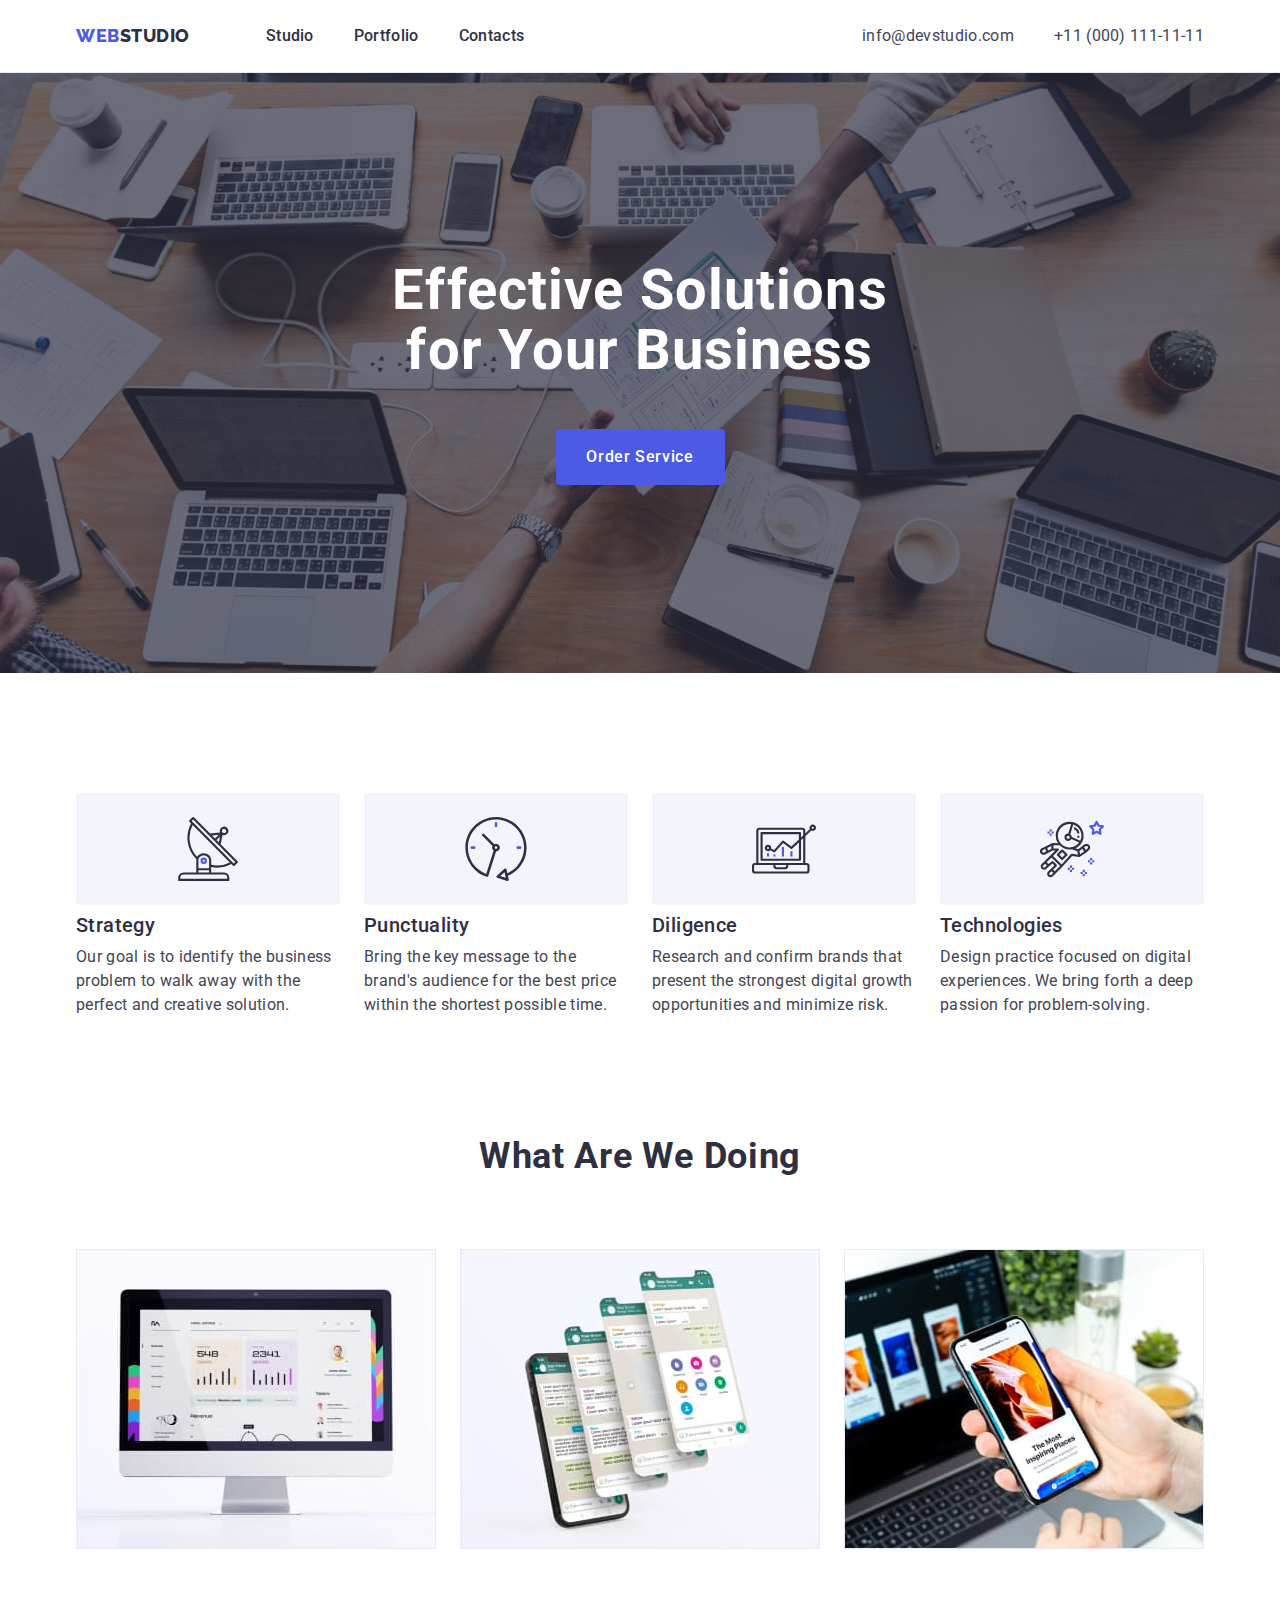
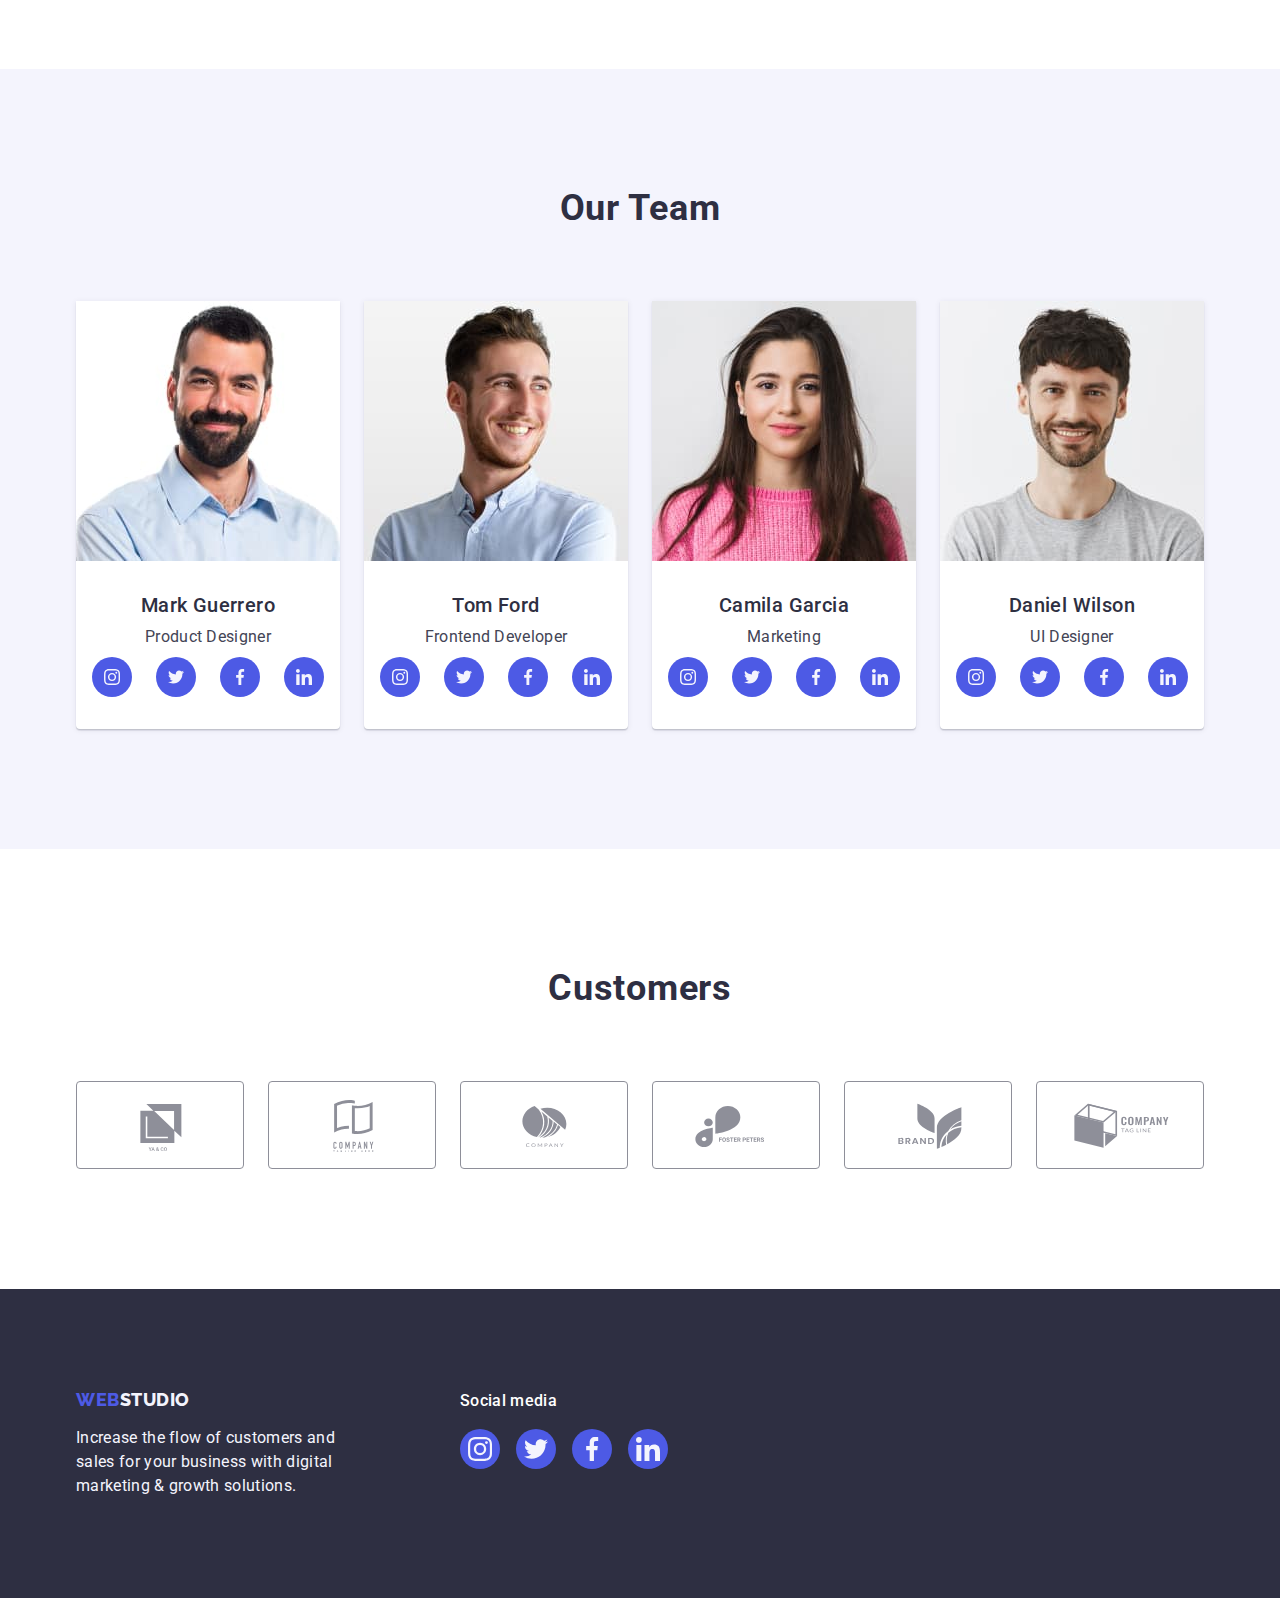
<file: index.html>
<!DOCTYPE html>
<html lang="en">
  <head>
    <meta charset="UTF-8" />
    <meta http-equiv="X-UA-Compatible" content="IE=edge" />
    <meta name="viewport" content="width=device-width, initial-scale=1.0" />
    <title>Web Studio</title>

    <link rel="preconnect" href="https://fonts.googleapis.com" />
    <link rel="preconnect" href="https://fonts.gstatic.com" crossorigin />
    <link
      href="https://fonts.googleapis.com/css2?family=Raleway:wght@800&family=Roboto:wght@400;500;700;900&display=swap"
      rel="stylesheet"
    />
    <link
      rel="stylesheet"
      href="https://cdnjs.cloudflare.com/ajax/libs/modern-normalize/1.0.0/modern-normalize.min.css"
    />
    <link rel="stylesheet" href="./css/styles.css" />
  </head>

  <body>
    <!-- Хедер -->
    <header class="header">
      <div class="container header-container">
        <!-- Навігація сайту -->
        <nav class="navigation">
          <a href="./index.html" class="logo link"
            >Web<span class="header-logo-span">Studio</span></a
          >
          <ul class="nav-list list">
            <li class="nav-list-item">
              <a href="./index.html" class="nav-list-link link">Studio</a>
            </li>

            <li class="nav-list-item">
              <a href="./portfolio.html" class="nav-list-link link"
                >Portfolio</a
              >
            </li>

            <li class="nav-list-item">
              <a href="" class="nav-list-link link">Contacts</a>
            </li>
          </ul>
        </nav>
        <!-- Контакти для зв'язку -->
        <address class="address">
          <ul class="address-list list">
            <li class="email">
              <a href="mailto:info@devstudio.com" class="address-link link"
                >info@devstudio.com</a
              >
            </li>

            <li class="phone">
              <a href="tel:+110001111111" class="address-link link"
                >+11 (000) 111-11-11</a
              >
            </li>
          </ul>
        </address>
      </div>
    </header>

    <!-- Мейн -->
    <main class="main">
      <!-- Hero -->
      <section class="hero hero-overlay">
        <div class="container hero-container">
          <h1 class="hero-title">Effective Solutions for Your Business</h1>
          <button type="button" class="title-btn btn">Order Service</button>
        </div>
      </section>

      <!-- Features -->
      <section class="features section">
        <div class="container">
          <h2 class="visually-hidden">Features</h2>
          <ul class="features-list list">
            <li class="features-list-item">
              <div class="features-icon-box">
                <svg class="features-icon" width="64" height="64">
                  <use href="./images/icons.svg#icon-antenna"></use>
                </svg>
              </div>
              <h3 class="features-list-title">Strategy</h3>
              <p class="features-list-text">
                Our goal is to identify the business problem to walk away with
                the perfect and creative solution.
              </p>
            </li>

            <li class="features-list-item">
              <div class="features-icon-box">
                <svg class="features-icon" width="64" height="64">
                  <use href="./images/icons.svg#icon-clock"></use>
                </svg>
              </div>
              <h3 class="features-list-title">Punctuality</h3>
              <p class="features-list-text">
                Bring the key message to the brand's audience for the best price
                within the shortest possible time.
              </p>
            </li>

            <li class="features-list-item">
              <div class="features-icon-box">
                <svg class="features-icon" width="64" height="64">
                  <use href="./images/icons.svg#icon-diagram"></use>
                </svg>
              </div>
              <h3 class="features-list-title">Diligence</h3>
              <p class="features-list-text">
                Research and confirm brands that present the strongest digital
                growth opportunities and minimize risk.
              </p>
            </li>

            <li class="features-list-item">
              <div class="features-icon-box">
                <svg class="features-icon" width="64" height="64">
                  <use href="./images/icons.svg#icon-astronaut"></use>
                </svg>
              </div>
              <h3 class="features-list-title">Technologies</h3>
              <p class="features-list-text">
                Design practice focused on digital experiences. We bring forth a
                deep passion for problem-solving.
              </p>
            </li>
          </ul>
        </div>
      </section>

      <!-- Секція зображень: чим ми займаємось -->
      <section class="gallery section">
        <div class="container">
          <h2 class="gallery-caption">What are we doing</h2>
          <ul class="gallery-list list">
            <li class="gallery-list-item">
              <img
                src="./images/img1.jpg"
                alt="PC Screen"
                width="360"
                height="300"
              />
            </li>

            <li class="gallery-list-item">
              <img
                src="./images/img2.jpg"
                alt="Smartphone Screens"
                width="360"
                height="300"
              />
            </li>

            <li class="gallery-list-item">
              <img
                src="./images/img3.jpg"
                alt="Smartphone"
                width="360"
                height="300"
              />
            </li>
          </ul>
        </div>
      </section>

      <!-- Секція з фото команди -->
      <section class="team-gallery section">
        <div class="container">
          <h2 class="team-gallery-caption">Our Team</h2>
          <ul class="team-list list">
            <li class="team-list-item">
              <img
                src="./images/Mark.jpg"
                alt="Mark"
                width="264"
                height="260"
              />
              <div class="team-card-text-wrapper">
                <h3 class="team-list-caption">Mark Guerrero</h3>
                <p class="team-list-text">Product Designer</p>
                <ul class="team-soc-list list">
                  <li class="team-soc-item">
                    <a
                      href=""
                      class="team-soc-link link"
                      target="_blank"
                      rel="noopener noreferrer"
                      ><svg class="team-soc-icon" width="16" height="16">
                        <use href="./images/icons.svg#icon-instagram"></use>
                      </svg>
                    </a>
                  </li>
                  <li class="team-soc-item">
                    <a
                      href=""
                      class="team-soc-link link"
                      target="_blank"
                      rel="noopener noreferrer"
                      ><svg class="team-soc-icon" width="16" height="16">
                        <use href="./images/icons.svg#icon-twitter"></use>
                      </svg>
                    </a>
                  </li>
                  <li class="team-soc-item">
                    <a
                      href=""
                      class="team-soc-link link"
                      target="_blank"
                      rel="noopener noreferrer"
                      ><svg class="team-soc-icon" width="16" height="16">
                        <use href="./images/icons.svg#icon-facebook"></use>
                      </svg>
                    </a>
                  </li>
                  <li class="team-soc-item">
                    <a
                      href=""
                      class="team-soc-link link"
                      target="_blank"
                      rel="noopener noreferrer"
                      ><svg class="team-soc-icon" width="16" height="16">
                        <use href="./images/icons.svg#icon-linkedin"></use>
                      </svg>
                    </a>
                  </li>
                </ul>
              </div>
            </li>

            <li class="team-list-item">
              <img src="./images/Tom.jpg" alt="Tom" width="264" height="260" />
              <div class="team-card-text-wrapper">
                <h3 class="team-list-caption">Tom Ford</h3>
                <p class="team-list-text">Frontend Developer</p>
                <ul class="team-soc-list list">
                  <li class="team-soc-item">
                    <a
                      href=""
                      class="team-soc-link link"
                      target="_blank"
                      rel="noopener noreferrer"
                      ><svg class="team-soc-icon" width="16" height="16">
                        <use href="./images/icons.svg#icon-instagram"></use>
                      </svg>
                    </a>
                  </li>
                  <li class="team-soc-item">
                    <a
                      href=""
                      class="team-soc-link link"
                      target="_blank"
                      rel="noopener noreferrer"
                      ><svg class="team-soc-icon" width="16" height="16">
                        <use href="./images/icons.svg#icon-twitter"></use>
                      </svg>
                    </a>
                  </li>
                  <li class="team-soc-item">
                    <a
                      href=""
                      class="team-soc-link link"
                      target="_blank"
                      rel="noopener noreferrer"
                      ><svg class="team-soc-icon" width="16" height="16">
                        <use href="./images/icons.svg#icon-facebook"></use>
                      </svg>
                    </a>
                  </li>
                  <li class="team-soc-item">
                    <a
                      href=""
                      class="team-soc-link link"
                      target="_blank"
                      rel="noopener noreferrer"
                      ><svg class="team-soc-icon" width="16" height="16">
                        <use href="./images/icons.svg#icon-linkedin"></use>
                      </svg>
                    </a>
                  </li>
                </ul>
              </div>
            </li>

            <li class="team-list-item">
              <img
                src="./images/Camila.jpg"
                alt="Camila"
                width="264"
                height="260"
              />
              <div class="team-card-text-wrapper">
                <h3 class="team-list-caption">Camila Garcia</h3>
                <p class="team-list-text">Marketing</p>
                <ul class="team-soc-list list">
                  <li class="team-soc-item">
                    <a
                      href=""
                      class="team-soc-link link"
                      target="_blank"
                      rel="noopener noreferrer"
                      ><svg class="team-soc-icon" width="16" height="16">
                        <use href="./images/icons.svg#icon-instagram"></use>
                      </svg>
                    </a>
                  </li>
                  <li class="team-soc-item">
                    <a
                      href=""
                      class="team-soc-link link"
                      target="_blank"
                      rel="noopener noreferrer"
                      ><svg class="team-soc-icon" width="16" height="16">
                        <use href="./images/icons.svg#icon-twitter"></use>
                      </svg>
                    </a>
                  </li>
                  <li class="team-soc-item">
                    <a
                      href=""
                      class="team-soc-link link"
                      target="_blank"
                      rel="noopener noreferrer"
                      ><svg class="team-soc-icon" width="16" height="16">
                        <use href="./images/icons.svg#icon-facebook"></use>
                      </svg>
                    </a>
                  </li>
                  <li class="team-soc-item">
                    <a
                      href=""
                      class="team-soc-link link"
                      target="_blank"
                      rel="noopener noreferrer"
                      ><svg class="team-soc-icon" width="16" height="16">
                        <use href="./images/icons.svg#icon-linkedin"></use>
                      </svg>
                    </a>
                  </li>
                </ul>
              </div>
            </li>

            <li class="team-list-item">
              <img
                src="./images/Daniel.jpg"
                alt="Daniel"
                width="264"
                height="260"
              />
              <div class="team-card-text-wrapper">
                <h3 class="team-list-caption">Daniel Wilson</h3>
                <p class="team-list-text">UI Designer</p>
                <ul class="team-soc-list list">
                  <li class="team-soc-item">
                    <a
                      href=""
                      class="team-soc-link link"
                      target="_blank"
                      rel="noopener noreferrer"
                      ><svg class="team-soc-icon" width="16" height="16">
                        <use href="./images/icons.svg#icon-instagram"></use>
                      </svg>
                    </a>
                  </li>
                  <li class="team-soc-item">
                    <a
                      href=""
                      class="team-soc-link link"
                      target="_blank"
                      rel="noopener noreferrer"
                      ><svg class="team-soc-icon" width="16" height="16">
                        <use href="./images/icons.svg#icon-twitter"></use>
                      </svg>
                    </a>
                  </li>
                  <li class="team-soc-item">
                    <a
                      href=""
                      class="team-soc-link link"
                      target="_blank"
                      rel="noopener noreferrer"
                      ><svg class="team-soc-icon" width="16" height="16">
                        <use href="./images/icons.svg#icon-facebook"></use>
                      </svg>
                    </a>
                  </li>
                  <li class="team-soc-item">
                    <a
                      href=""
                      class="team-soc-link link"
                      target="_blank"
                      rel="noopener noreferrer"
                      ><svg class="team-soc-icon" width="16" height="16">
                        <use href="./images/icons.svg#icon-linkedin"></use>
                      </svg>
                    </a>
                  </li>
                </ul>
              </div>
            </li>
          </ul>
        </div>
      </section>

      <!-- Секція: наші клієнти -->
      <section class="customers section">
        <div class="container">
          <h2 class="customers-caption">Customers</h2>
          <ul class="customers-list list">
            <li class="customers-item">
              <a href="" class="customers-link link">
                <svg class="customers-icon" width="104" height="56">
                  <use href="./images/icons.svg#icon-comp1"></use>
                </svg>
              </a>
            </li>

            <li class="customers-item">
              <a href="" class="customers-link link">
                <svg class="customers-icon" width="104" height="56">
                  <use href="./images/icons.svg#icon-comp2"></use>
                </svg>
              </a>
            </li>

            <li class="customers-item">
              <a href="" class="customers-link link">
                <svg class="customers-icon" width="104" height="56">
                  <use href="./images/icons.svg#icon-comp3"></use>
                </svg>
              </a>
            </li>

            <li class="customers-item">
              <a href="" class="customers-link link">
                <svg class="customers-icon" width="104" height="56">
                  <use href="./images/icons.svg#icon-comp4"></use>
                </svg>
              </a>
            </li>

            <li class="customers-item">
              <a href="" class="customers-link link">
                <svg class="customers-icon" width="104" height="56">
                  <use href="./images/icons.svg#icon-comp5"></use>
                </svg>
              </a>
            </li>

            <li class="customers-item">
              <a href="" class="customers-link link">
                <svg class="customers-icon" width="104" height="56">
                  <use href="./images/icons.svg#icon-comp6"></use>
                </svg>
              </a>
            </li>
          </ul>
        </div>
      </section>
    </main>

    <!-- Футер -->
    <footer class="footer">
      <div class="footer-container container">
        <div class="footer-text-container">
          <a href="./index.html" class="footer-logo-link logo link"
            >Web<span class="footer-logo-span">Studio</span></a
          >
          <p class="footer-text">
            Increase the flow of customers and sales for your business with
            digital marketing & growth solutions.
          </p>
        </div>
        <div class="footer-soc-container">
          <p class="footer-soc-caption">Social media</p>
          <ul class="footer-soc-list list">
            <li class="footer-soc-item">
              <a href="" class="footer-soc-link link">
                <svg class="footer-soc-icon" width="24" height="24">
                  <use href="./images/icons.svg#icon-instagram"></use>
                </svg>
              </a>
            </li>

            <li class="footer-soc-item">
              <a href="" class="footer-soc-link link">
                <svg class="footer-soc-icon" width="24" height="24">
                  <use href="./images/icons.svg#icon-twitter"></use>
                </svg>
              </a>
            </li>

            <li class="footer-soc-item">
              <a href="" class="footer-soc-link link">
                <svg class="footer-soc-icon" width="24" height="24">
                  <use href="./images/icons.svg#icon-facebook"></use>
                </svg>
              </a>
            </li>

            <li class="footer-soc-item">
              <a href="" class="footer-soc-link link">
                <svg class="footer-soc-icon" width="24" height="24">
                  <use href="./images/icons.svg#icon-linkedin"></use>
                </svg>
              </a>
            </li>
          </ul>
        </div>
      </div>
    </footer>
  </body>
</html>
</file>
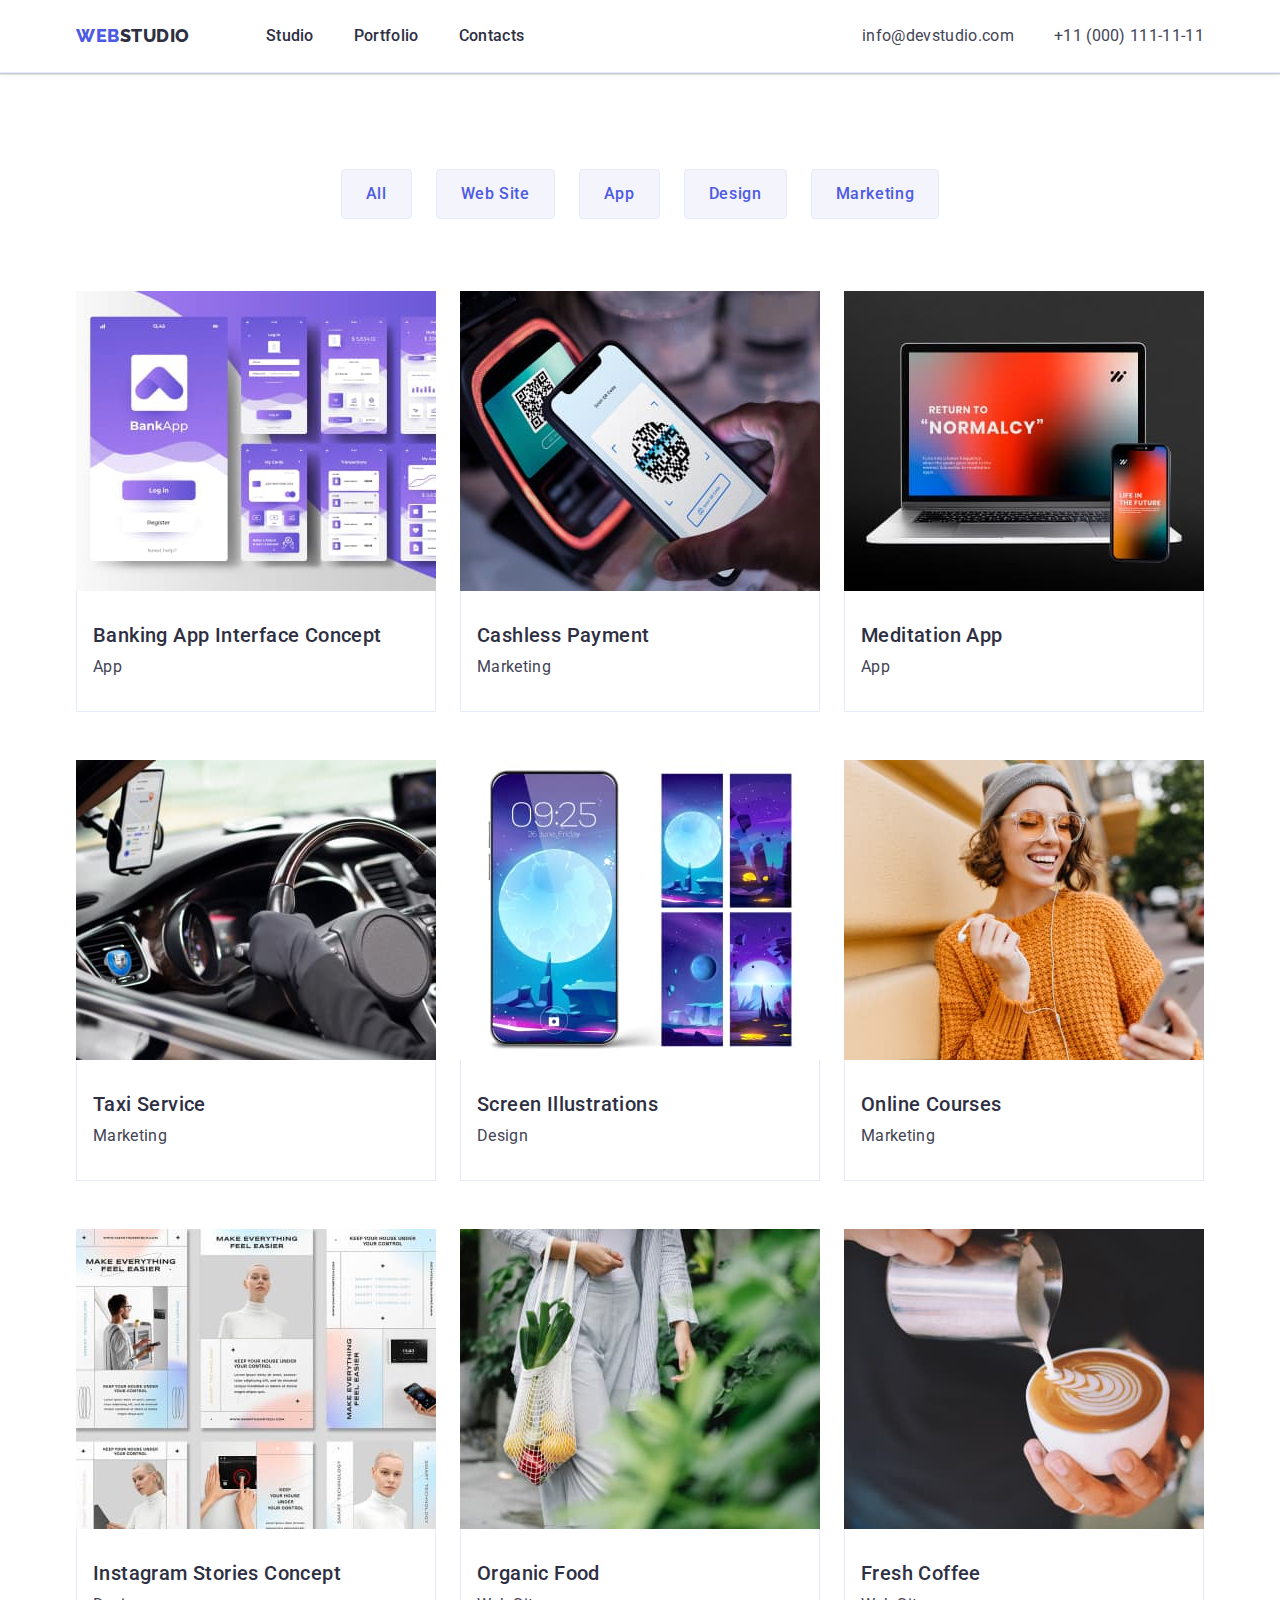
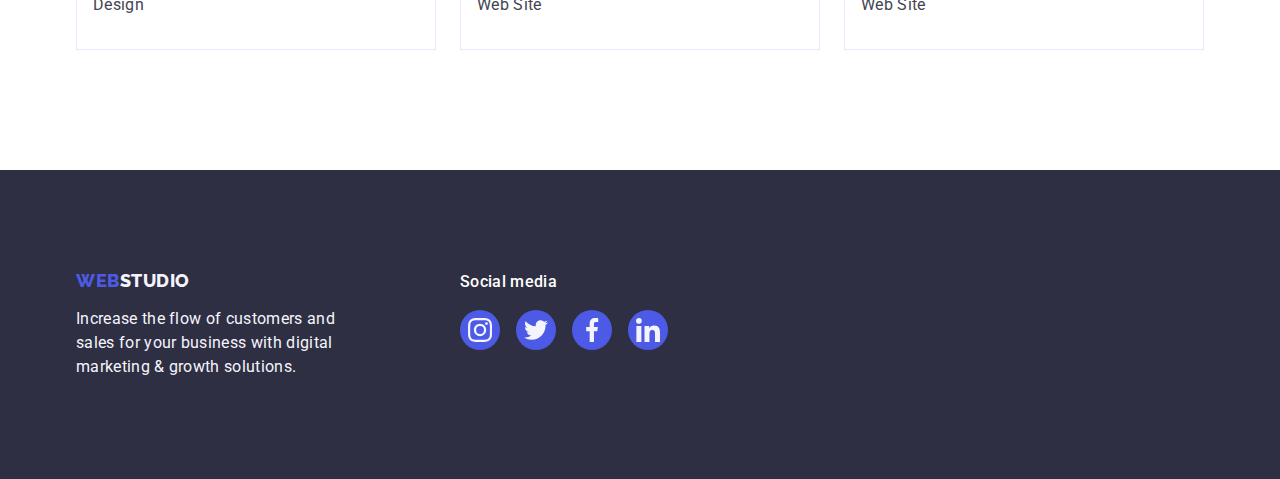
<file: portfolio.html>
<!DOCTYPE html>
<html lang="en">
  <head>
    <meta charset="UTF-8" />
    <meta http-equiv="X-UA-Compatible" content="IE=edge" />
    <meta name="viewport" content="width=device-width, initial-scale=1.0" />
    <title>Portfolio</title>

    <link rel="preconnect" href="https://fonts.googleapis.com" />
    <link rel="preconnect" href="https://fonts.gstatic.com" crossorigin />
    <link
      href="https://fonts.googleapis.com/css2?family=Raleway:wght@800&family=Roboto:wght@400;500;700;900&display=swap"
      rel="stylesheet"
    />
    <link
      rel="stylesheet"
      href="https://cdnjs.cloudflare.com/ajax/libs/modern-normalize/1.0.0/modern-normalize.min.css"
    />
    <link rel="stylesheet" href="./css/styles.css" />
  </head>

  <body>
    <!-- Хедер -->
    <header class="header">
      <div class="container header-container">
        <!-- Навігація сайту -->
        <nav class="navigation">
          <a href="./index.html" class="logo link"
            >Web<span class="header-logo-span">Studio</span></a
          >
          <ul class="nav-list list">
            <li class="nav-list-item">
              <a href="./index.html" class="nav-list-link link">Studio</a>
            </li>

            <li class="nav-list-item">
              <a href="./portfolio.html" class="nav-list-link link"
                >Portfolio</a
              >
            </li>

            <li class="nav-list-item">
              <a href="" class="nav-list-link link">Contacts</a>
            </li>
          </ul>
        </nav>
        <!-- Контакти для зв'язку -->
        <address class="address">
          <ul class="address-list list">
            <li class="email">
              <a href="mailto:info@devstudio.com" class="address-link link"
                >info@devstudio.com</a
              >
            </li>

            <li class="phone">
              <a href="tel:+110001111111" class="address-link link"
                >+11 (000) 111-11-11</a
              >
            </li>
          </ul>
        </address>
      </div>
    </header>

    <!-- Мейн -->
    <main class="main">
      <section class="projects section">
        <div class="container">
          <h1 class="visually-hidden">Portfolio</h1>

          <!-- Кнопки фільтра -->
          <ul class="filters-list list">
            <li><button type="button" class="filters-btn btn">All</button></li>

            <li>
              <button type="button" class="filters-btn btn">Web Site</button>
            </li>

            <li><button type="button" class="filters-btn btn">App</button></li>

            <li>
              <button type="button" class="filters-btn btn">Design</button>
            </li>

            <li>
              <button type="button" class="filters-btn btn">Marketing</button>
            </li>
          </ul>

          <!-- Картки проектів -->
          <ul class="card-set list">
            <li class="card-item">
              <a href="" class="card-link link">
                <img
                  src="./images/portfolio-img/banking-app.jpg"
                  alt="Banking App"
                  width="360"
                  height="300"
                />
                <div class="card-content">
                  <h2 class="card-caption">Banking App Interface Concept</h2>
                  <p class="card-text">App</p>
                </div></a
              >
            </li>

            <li class="card-item">
              <a href="" class="card-link link">
                <img
                  src="./images/portfolio-img/cashless.jpg"
                  alt="Cashless Payment"
                  width="360"
                  height="300"
                />
                <div class="card-content">
                  <h2 class="card-caption">Cashless Payment</h2>
                  <p class="card-text">Marketing</p>
                </div></a
              >
            </li>

            <li class="card-item">
              <a href="" class="card-link link">
                <img
                  src="./images/portfolio-img/meditation-app.jpg"
                  alt="Meditation App"
                  width="360"
                  height="300"
                />
                <div class="card-content">
                  <h2 class="card-caption">Meditation App</h2>
                  <p class="card-text">App</p>
                </div></a
              >
            </li>

            <li class="card-item">
              <a href="" class="card-link link">
                <img
                  src="./images/portfolio-img/taxi.jpg"
                  alt="Taxi service"
                  width="360"
                  height="300"
                />
                <div class="card-content">
                  <h2 class="card-caption">Taxi Service</h2>
                  <p class="card-text">Marketing</p>
                </div></a
              >
            </li>

            <li class="card-item">
              <a href="" class="card-link link">
                <img
                  src="./images/portfolio-img/screen.jpg"
                  alt="Screen illustrations"
                  width="360"
                  height="300"
                />
                <div class="card-content">
                  <h2 class="card-caption">Screen Illustrations</h2>
                  <p class="card-text">Design</p>
                </div></a
              >
            </li>

            <li class="card-item">
              <a href="" class="card-link link">
                <img
                  src="./images/portfolio-img/courses.jpg"
                  alt="Online Courses"
                  width="360"
                  height="300"
                />
                <div class="card-content">
                  <h2 class="card-caption">Online Courses</h2>
                  <p class="card-text">Marketing</p>
                </div></a
              >
            </li>

            <li class="card-item">
              <a href="" class="card-link link">
                <img
                  src="./images/portfolio-img/insta-stories.jpg"
                  alt="Instagram Stories Concept"
                  width="360"
                  height="300"
                />
                <div class="card-content">
                  <h2 class="card-caption">Instagram Stories Concept</h2>
                  <p class="card-text">Design</p>
                </div></a
              >
            </li>

            <li class="card-item">
              <a href="" class="card-link link">
                <img
                  src="./images/portfolio-img/food.jpg"
                  alt="Organic Food"
                  width="360"
                  height="300"
                />
                <div class="card-content">
                  <h2 class="card-caption">Organic Food</h2>
                  <p class="card-text">Web Site</p>
                </div></a
              >
            </li>

            <li class="card-item">
              <a href="" class="card-link link">
                <img
                  src="./images/portfolio-img/coffee.jpg"
                  alt="Fresh Coffee"
                  width="360"
                  height="300"
                />
                <div class="card-content">
                  <h2 class="card-caption">Fresh Coffee</h2>
                  <p class="card-text">Web Site</p>
                </div></a
              >
            </li>
          </ul>
        </div>
      </section>
    </main>

    <!-- Футер -->
    <footer class="footer">
      <div class="footer-container container">
        <div class="footer-text-container">
          <a href="./index.html" class="footer-logo-link logo link"
            >Web<span class="footer-logo-span">Studio</span></a
          >
          <p class="footer-text">
            Increase the flow of customers and sales for your business with
            digital marketing & growth solutions.
          </p>
        </div>
        <div class="footer-soc-container">
          <p class="footer-soc-caption">Social media</p>
          <ul class="footer-soc-list list">
            <li class="footer-soc-item">
              <a href="" class="footer-soc-link link">
                <svg class="footer-soc-icon" width="24" height="24">
                  <use href="./images/icons.svg#icon-instagram"></use>
                </svg>
              </a>
            </li>

            <li class="footer-soc-item">
              <a href="" class="footer-soc-link link">
                <svg class="footer-soc-icon" width="24" height="24">
                  <use href="./images/icons.svg#icon-twitter"></use>
                </svg>
              </a>
            </li>

            <li class="footer-soc-item">
              <a href="" class="footer-soc-link link">
                <svg class="footer-soc-icon" width="24" height="24">
                  <use href="./images/icons.svg#icon-facebook"></use>
                </svg>
              </a>
            </li>

            <li class="footer-soc-item">
              <a href="" class="footer-soc-link link">
                <svg class="footer-soc-icon" width="24" height="24">
                  <use href="./images/icons.svg#icon-linkedin"></use>
                </svg>
              </a>
            </li>
          </ul>
        </div>
      </div>
    </footer>
  </body>
</html>
</file>
<file: css/styles.css>
:root {
  /* Кольори */
  --dark-color: #2e2f42;
  --text-color: #434455;
  --subtle-text-color: #8e8f99;
  --white-color: #ffffff;
  --light-color: #f4f4fd;
  --accent-color: #e7e9fc;
  --passive-color: #4d5ae5;
  --active-color: #404bbf;
  --success-color: #31d0aa;
  /* Текст */
  --text-size: 16px;
  --text-spacing: 0.02em;
  --typical-lh: 1.5;
  /* Флекс */
  --typical-gap: 24px;
}
/* ------------Cкидання стилів------------ */
p,
h1,
h2,
h3,
h4,
h5,
h6 {
  margin: 0;
}

ul {
  margin: 0;
  padding: 0;
}

img {
  display: block;
  max-width: 100%;
}

.list {
  list-style: none;
}

.link {
  text-decoration: none;
}

.btn {
  font-family: inherit;
  cursor: pointer;
}

/* ------------Cкидання стилів------------ */

/* Приховати елемент */
.visually-hidden {
  position: absolute;
  width: 1px;
  height: 1px;
  margin: -1px;
  border: 0;
  padding: 0;
  white-space: nowrap;
  clip-path: inset(100%);
  clip: rect(0 0 0 0);
  overflow: hidden;
}
/* Приховати елемент */

/* ------------База------------ */
body {
  font-family: "Roboto", sans-serif;
  color: var(--text-color);
  background-color: var(--white-color);
}

.container {
  width: 1158px;
  padding-left: 15px;
  padding-right: 15px;
  margin: 0 auto;
}

.section {
  padding-top: 120px;
  padding-bottom: 120px;
}

/*====================СТУДІЯ====================*/

/* ----------------- Хедер ----------------- */

.header {
  padding-top: 24px;
  padding-bottom: 24px;
  border-bottom: 1px solid var(--accent-color);
  box-shadow: 0px 2px 1px rgba(46, 47, 66, 0.08),
    0px 1px 1px rgba(46, 47, 66, 0.16), 0px 1px 6px rgba(46, 47, 66, 0.08);
}

.header-container {
  display: flex;
}

/* Лого  */
.header-logo-span {
  color: var(--dark-color);
}

.logo {
  font-family: "Raleway", sans-serif;
  font-weight: 800;
  font-size: 18px;
  line-height: 1.17;
  color: var(--passive-color);
  letter-spacing: 0.03em;
  text-transform: uppercase;
  margin-right: 76px;
}

/* Навігація */
.navigation {
  display: flex;
  align-items: center;
}

.nav-list {
  display: flex;
  gap: 40px;
}

.nav-list-link {
  color: var(--dark-color);
  font-weight: 500;
  font-size: var(--text-size);
  line-height: var(--typical-lh);
  letter-spacing: var(--text-spacing);
  padding: 24px 0;
}

.nav-list-link:is(:hover, :focus) {
  color: var(--active-color);
}

/* Контакти */
.address {
  font-style: normal;
  margin-left: auto;
}

.address-list {
  display: flex;
  gap: 40px;
}

.address-link {
  color: var(--text-color);
  font-size: var(--text-size);
  line-height: var(--typical-lh);
  letter-spacing: var(--text-spacing);
}

.address-link:is(:hover, :focus) {
  color: var(--active-color);
}

/* ----------------- Студія Мейн ----------------- */
/*----------------Hero-------------- */
.hero {
  padding: 188px 0;
}
.hero-overlay {
  background-image: linear-gradient(
      rgba(46, 47, 66, 0.7),
      rgba(46, 47, 66, 0.7)
    ),
    url(../images/hero-bg.jpg);
  height: 600px;
  max-width: 1440px;
  margin-left: auto;
  margin-right: auto;
  background-repeat: no-repeat;
  background-size: cover;
  background-position: center;
}

.hero-container {
  display: flex;
  flex-direction: column;
  align-items: center;
}

.hero-title {
  font-size: 56px;
  line-height: 1.07;
  text-align: center;
  letter-spacing: var(--text-spacing);
  color: var(--white-color);
  max-width: 496px;
}

/* Кнопка */
.title-btn {
  color: var(--white-color);
  background: var(--passive-color);
  font-weight: 500;
  font-size: var(--text-size);
  line-height: var(--typical-lh);
  letter-spacing: 0.04em;
  border: none;
  border-radius: 4px;
  min-width: 169px;
  height: 56px;
  margin-top: 48px;
}
.title-btn:is(:hover, :focus) {
  background: var(--active-color);
}

/*----------------Features-------------- */
.features {
}

.features-list {
  display: flex;
  gap: var(--typical-gap);
}

.features-list-item {
  flex-basis: calc((100% - 24px * 3) / 4);
}

.features-icon-box {
  width: 100%;
  height: 112px;
  border-radius: 4px;
  background-color: var(--light-color);
  display: flex;
  justify-content: center;
  align-items: center;
  margin-bottom: 8px;
}

.features-icon {
}

.features-list-title {
  font-weight: 500;
  font-size: 20px;
  line-height: 1.2;
  letter-spacing: var(--text-spacing);
  color: var(--dark-color);
  margin-bottom: 8px;
}

.features-list-text {
  font-size: var(--text-size);
  line-height: var(--typical-lh);
  letter-spacing: var(--text-spacing);
}

/*--------Секція зображень: чим ми займаємось------ */
.gallery {
  padding-top: 0;
}

.gallery-caption {
  font-size: 36px;
  line-height: 1.11;
  text-align: center;
  letter-spacing: var(--text-spacing);
  text-transform: capitalize;
  color: var(--dark-color);
  margin-bottom: 72px;
}

.gallery-list {
  display: flex;
  flex-wrap: wrap;
  gap: var(--typical-gap);
}

.gallery-list-item {
  flex-basis: calc((100% - 48px) / 3);
}

/*-------- Секція з фото команди------ */
.team-gallery {
  background-color: var(--light-color);
}

.team-gallery-caption {
  font-size: 36px;
  line-height: 1.11;
  text-align: center;
  letter-spacing: var(--text-spacing);
  text-transform: capitalize;
  color: var(--dark-color);
  margin-bottom: 72px;
}

.team-list {
  display: flex;
  flex-wrap: wrap;
  gap: var(--typical-gap);
}

.team-list-item {
  background-color: var(--white-color);
  flex-basis: calc((100% - 72px) / 4);
  border-radius: 0 0 4px 4px;
  box-shadow: 0px 1px 6px rgba(46, 47, 66, 0.08),
    0px 1px 1px rgba(46, 47, 66, 0.16), 0px 2px 1px rgba(46, 47, 66, 0.08);
}

.team-card-text-wrapper {
  padding: 32px 16px;
}

.team-list-caption {
  font-weight: 500;
  font-size: 20px;
  line-height: 1.2;
  text-align: center;
  letter-spacing: var(--text-spacing);
  color: var(--dark-color);
  margin-bottom: 8px;
  margin-left: 0;
  margin-right: 0;
}

.team-list-text {
  font-size: var(--text-size);
  line-height: var(--typical-lh);
  text-align: center;
  letter-spacing: var(--text-spacing);
  margin-bottom: 8px;
}

.team-soc-list {
  display: flex;
  justify-content: center;
  align-items: center;
  gap: 24px;
}

.team-soc-item {
  width: 40px;
  height: 40px;
}
.team-soc-link {
  width: 100%;
  height: 100%;
  background-color: var(--passive-color);
  border-radius: 50%;
  display: flex;
  justify-content: center;
  align-items: center;
}

.team-soc-link:is(:hover, :focus) {
  background-color: var(--active-color);
}

.team-soc-icon {
  fill: var(--light-color);
}

/* ----------------- Секція: Наші клієнти ----------------- */
.customers {
}

.customers-caption {
  font-size: 36px;
  line-height: 1.11;
  text-align: center;
  letter-spacing: var(--text-spacing);
  text-transform: capitalize;
  margin-bottom: 72px;
  color: var(--dark-color);
}

.customers-list {
  display: flex;
  gap: 24px;
}

.customers-item {
  flex-basis: calc((100% - 120px) / 6);
  height: 88px;
}

.customers-link {
  width: 100%;
  height: 100%;
  border: 1px solid var(--subtle-text-color);
  border-radius: 4px;
  display: flex;
  justify-content: center;
  align-items: center;
  color: var(--subtle-text-color);
}

.customers-link:is(:hover, :focus) {
  border-color: var(--active-color);
  color: var(--active-color);
}

.customers-icon {
  fill: currentColor;
}

/* ----------------- Футер ----------------- */
.footer {
  background-color: var(--dark-color);
  padding-top: 100px;
  padding-bottom: 100px;
}

.footer-container {
  display: flex;
  align-items: baseline;
}

.footer-text-container {
  margin-right: 120px;
  flex-shrink: 0;
}

.footer-logo-link {
  display: inline-block;
  margin-bottom: 16px;
  margin-right: 0;
}

.footer-logo-span {
  color: var(--light-color);
}

.footer-text {
  font-size: var(--text-size);
  line-height: var(--typical-lh);
  letter-spacing: var(--text-spacing);
  color: var(--light-color);
  max-width: 264px;
}

.footer-soc-container {
}

.footer-soc-caption {
  font-weight: 500;
  font-size: var(--text-size);
  line-height: var(--typical-lh);
  letter-spacing: var(--text-spacing);
  color: var(--white-color);
  margin-bottom: 16px;
}

.footer-soc-list {
  display: flex;
  justify-content: center;
  align-items: center;
  gap: 16px;
}

.footer-soc-item {
  width: 40px;
  height: 40px;
}

.footer-soc-link {
  width: 100%;
  height: 100%;
  background-color: var(--passive-color);
  border-radius: 50%;
  display: flex;
  justify-content: center;
  align-items: center;
}

.footer-soc-link:is(:hover, :focus) {
  background-color: var(--success-color);
}

.footer-soc-icon {
  fill: var(--light-color);
}
/*====================ПОРТФОЛІО====================*/

.projects {
  padding-top: 96px;
}

/*--------Фільтр------ */
.filters-list {
  display: flex;
  gap: var(--typical-gap);
  justify-content: center;
  margin-bottom: 72px;
}

.filters-btn {
  font-family: "Roboto", sans-serif;
  font-weight: 500;
  font-size: var(--text-size);
  line-height: var(--typical-lh);
  text-align: center;
  letter-spacing: 0.04em;
  color: var(--passive-color);
  background: var(--light-color);

  padding: 12px 24px;
  border: 1px solid var(--accent-color);
  border-radius: 4px;
}

.filters-btn:is(:hover, :focus) {
  color: var(--white-color);
  background: var(--active-color);
  border: 1px solid transparent;
  box-shadow: 0px 3px 1px rgba(0, 0, 0, 0.1), 0px 2px 1px rgba(0, 0, 0, 0.08),
    0px 2px 2px rgba(0, 0, 0, 0.12);
}

/*--------Картки проектів------ */
.card-set {
  display: flex;
  flex-wrap: wrap;
  column-gap: 24px;
  row-gap: 48px;
}

.card-item {
  background: var(--white-color);
  flex-basis: calc((100% - 24px * 2) / 3);
}

.card-link {
  display: block;
}

.card-link:is(:hover, :focus) {
  box-shadow: 0px 1px 6px rgba(46, 47, 66, 0.08),
    0px 1px 1px rgba(46, 47, 66, 0.16), 0px 2px 1px rgba(46, 47, 66, 0.08);
}

.card-content {
  padding: 32px 16px;
  border: 1px solid var(--accent-color);
  border-top: none;
}

.card-caption {
  font-weight: 500;
  font-size: 20px;
  line-height: 1.2;
  letter-spacing: var(--text-spacing);
  color: var(--dark-color);
  margin-bottom: 8px;
}

.card-text {
  font-size: var(--text-size);
  line-height: var(--typical-lh);
  letter-spacing: var(--text-spacing);
  color: var(--text-color);
}
</file>
